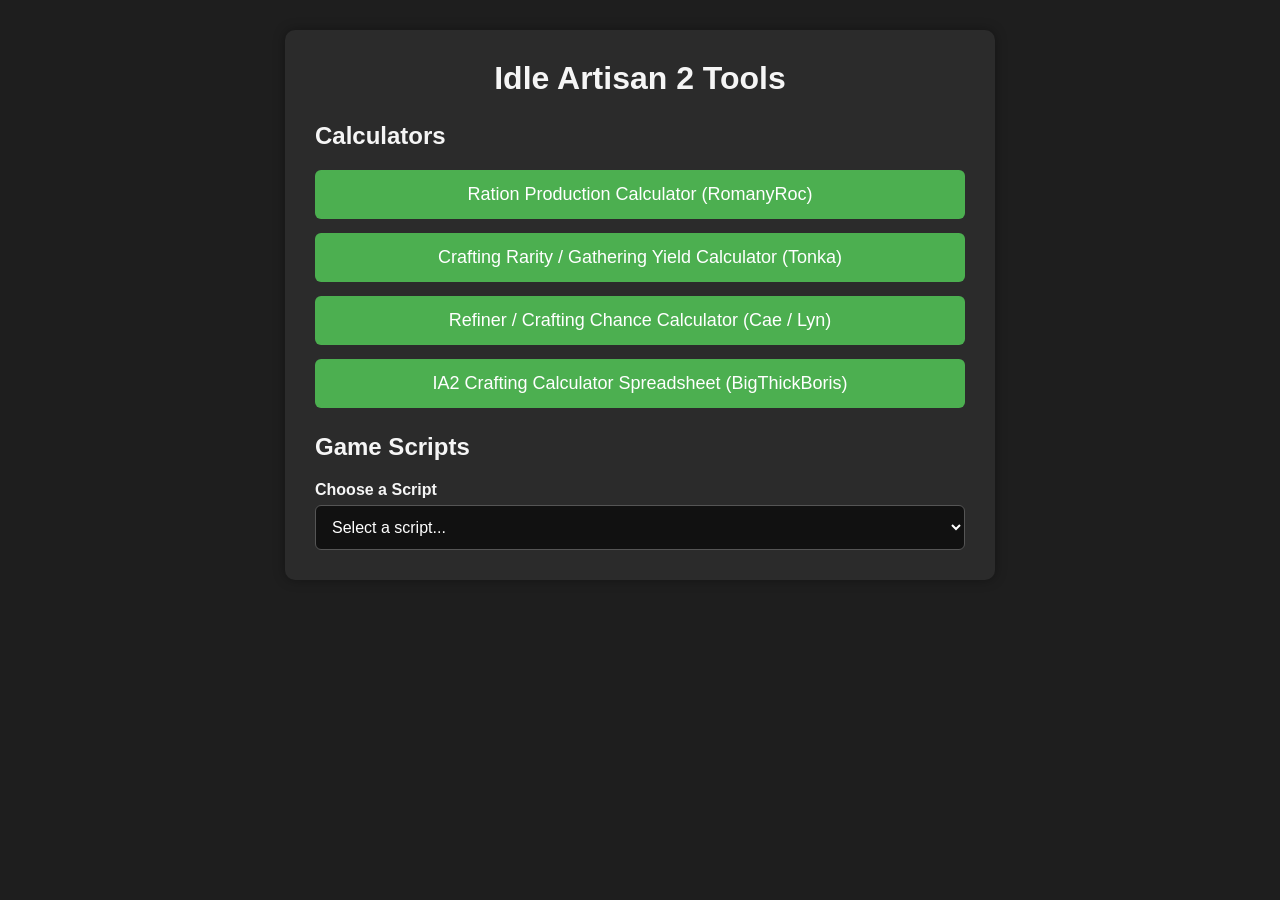
<file: index.html>
<!DOCTYPE html>
<html lang="en">
<head>
<meta charset="UTF-8">
<meta name="viewport" content="width=device-width, initial-scale=1.0">
<title>IA2 Tools</title>

<style>

body{
    font-family: Arial, sans-serif;
    background:#1e1e1e;
    color:#f5f5f5;
    margin:0;
    padding:30px;
}

.container{
    max-width:650px;
    margin:auto;
    background:#2b2b2b;
    padding:30px;
    border-radius:10px;
    box-shadow:0 0 12px rgba(0,0,0,0.35);
}

h1{
    text-align:center;
    margin-top:0;
}

.section{
    margin-top:25px;
}

.links{
    display:flex;
    flex-direction:column;
    gap:14px;
}

button{
    width:100%;
    padding:14px;
    font-size:18px;
    border:none;
    border-radius:6px;
    background:#4caf50;
    color:white;
    cursor:pointer;
}

button:hover{
    background:#43a047;
}

select{
    width:100%;
    padding:12px;
    font-size:16px;
    border-radius:6px;
    border:1px solid #555;
    background:#111;
    color:#fff;
}

label{
    display:block;
    margin-bottom:6px;
    font-weight:bold;
}

@media (max-width:600px){

    body{
        padding:15px;
    }

    button{
        font-size:16px;
        padding:12px;
    }

}

</style>
</head>

<body>

<div class="container">

<h1>Idle Artisan 2 Tools</h1>


<div class="section">
<h2>Calculators</h2>

<div class="links">

<a href="rationCostings.html">
<button>Ration Production Calculator (RomanyRoc)</button>
</a>

<a href="tonkas.html">
<button>Crafting Rarity / Gathering Yield Calculator (Tonka)</button>
</a>

<a href="https://idleartisan.saeria.dev/">
<button>Refiner / Crafting Chance Calculator (Cae / Lyn)</button>
</a>

<a href="https://docs.google.com/spreadsheets/d/1ML9FBMoWqDacN2tYOdy1V7xhJoS3gCiJy_U0szr2YBA/edit?gid=0#gid=0">
<button>IA2 Crafting Calculator Spreadsheet (BigThickBoris)</button>
</a>

</div>
</div>


<div class="section">

<h2>Game Scripts</h2>

<label for="scriptSelect">Choose a Script</label>

<select id="scriptSelect" onchange="openScript()">

<option value="">Select a script...</option>

<option value="https://greasyfork.org/en/scripts/568728-idle-artisan-chat-panel-ui-expander">
Dungeon Lobby / Arena persistant UI editor by RomanyRoc
</option>

<option value="https://greasyfork.org/en/scripts/569060-idle-artisan-craft-cost-helper">
Craft Costing helper panel
</option>

<option value="https://greasyfork.org/en/scripts/568687-idle-artisan-dungeon-dashboard">
Chat Panel persistant UI editor by RomanyRoc
</option>

<option value="https://greasyfork.org/en/scripts/568499-idle-artisan-dungeon-dashboard">
Dungeon Damage / Level Dashboard by dele
</option>
<option value="https://greasyfork.org/en/scripts/568199-idleartisan2grid">
Idle Artisan 2 Grid UI Overhaul by moo
</option>

<option value="https://greasyfork.org/en/scripts/568379-idle-artisan-dungeon-helper ">
Dungeon Helper (Damage per Dungeon Level – WIP) by Nightchildkota
</option>

<option value="https://greasyfork.org/en/scripts/567894-idle-artisan-dungeon-ready-alert-room-stuck-alert">
Dungeon Ready / Room Stuck Alerts by Nightchildkota
</option>


<option value="https://greasyfork.org/en/scripts/567642-idle-artisan-tracker-ultimate">
Idle Artisan Tracker Ultimate by Nightchildkota
</option>

<option value="">
Auto monitor and undercut market sell orders by Unbe
</option>

<option value="">
Auto buy from market by jamminTheDev
</option>

</select>

</div>

</div>

<script>

function openScript(){

    const url = document.getElementById("scriptSelect").value;

    if(url){
        window.open(url, "_blank");
    }

}

</script>

</body>
</html>
</file>
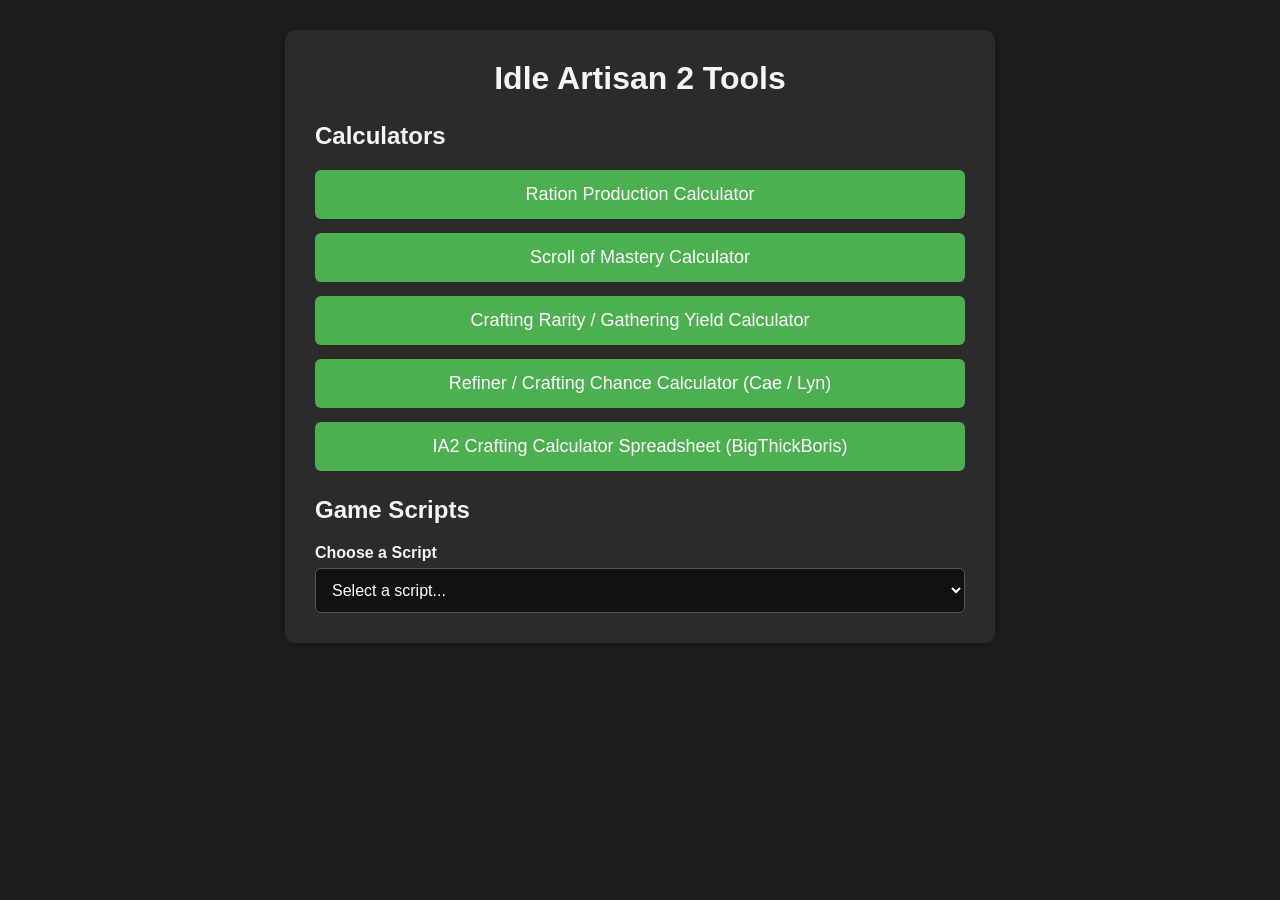
<file: index2.html>
<!DOCTYPE html>
<html lang="en">
<head>
<meta charset="UTF-8">
<meta name="viewport" content="width=device-width, initial-scale=1.0">
<title>IA2 Tools</title>

<style>

body{
    font-family: Arial, sans-serif;
    background:#1e1e1e;
    color:#f5f5f5;
    margin:0;
    padding:30px;
}

.container{
    max-width:650px;
    margin:auto;
    background:#2b2b2b;
    padding:30px;
    border-radius:10px;
    box-shadow:0 0 12px rgba(0,0,0,0.35);
}

h1{
    text-align:center;
    margin-top:0;
}

.section{
    margin-top:25px;
}

.links{
    display:flex;
    flex-direction:column;
    gap:14px;
}

button{
    width:100%;
    padding:14px;
    font-size:18px;
    border:none;
    border-radius:6px;
    background:#4caf50;
    color:white;
    cursor:pointer;
}

button:hover{
    background:#43a047;
}

select{
    width:100%;
    padding:12px;
    font-size:16px;
    border-radius:6px;
    border:1px solid #555;
    background:#111;
    color:#fff;
}

label{
    display:block;
    margin-bottom:6px;
    font-weight:bold;
}

@media (max-width:600px){

    body{
        padding:15px;
    }

    button{
        font-size:16px;
        padding:12px;
    }

}

</style>
</head>

<body>

<div class="container">

<h1>Idle Artisan 2 Tools</h1>


<div class="section">
<h2>Calculators</h2>

<div class="links">

<a href="rationCostings.html">
<button>Ration Production Calculator</button>
</a>

<a href="SOMCalc.html">
<button>Scroll of Mastery Calculator</button>
</a>

<a href="tonkas.html">
<button>Crafting Rarity / Gathering Yield Calculator</button>
</a>

<a href="https://idleartisan.saeria.dev/">
<button>Refiner / Crafting Chance Calculator (Cae / Lyn)</button>
</a>

<a href="https://docs.google.com/spreadsheets/d/1ML9FBMoWqDacN2tYOdy1V7xhJoS3gCiJy_U0szr2YBA/edit?gid=0#gid=0">
<button>IA2 Crafting Calculator Spreadsheet (BigThickBoris)</button>
</a>

</div>
</div>


<div class="section">

<h2>Game Scripts</h2>

<label for="scriptSelect">Choose a Script</label>

<select id="scriptSelect" onchange="openScript()">

<option value="">Select a script...</option>

<option value="https://greasyfork.org/en/scripts/568499-idle-artisan-dungeon-dashboard">
Dungeon Damage / Level Dashboard
</option>

<option value="https://greasyfork.org/en/scripts/568199-idleartisan2grid">
Idle Artisan 2 Grid UI Overhaul
</option>

<option value="">
Dungeon Helper (Damage per Dungeon Level – WIP)
</option>

<option value="https://greasyfork.org/en/scripts/567894-idle-artisan-dungeon-ready-alert-room-stuck-alert">
Dungeon Ready / Room Stuck Alerts
</option>

</select>

</div>

</div>

<script>

function openScript(){

    const url = document.getElementById("scriptSelect").value;

    if(url){
        window.open(url, "_blank");
    }

}

</script>

</body>
</html>
</file>
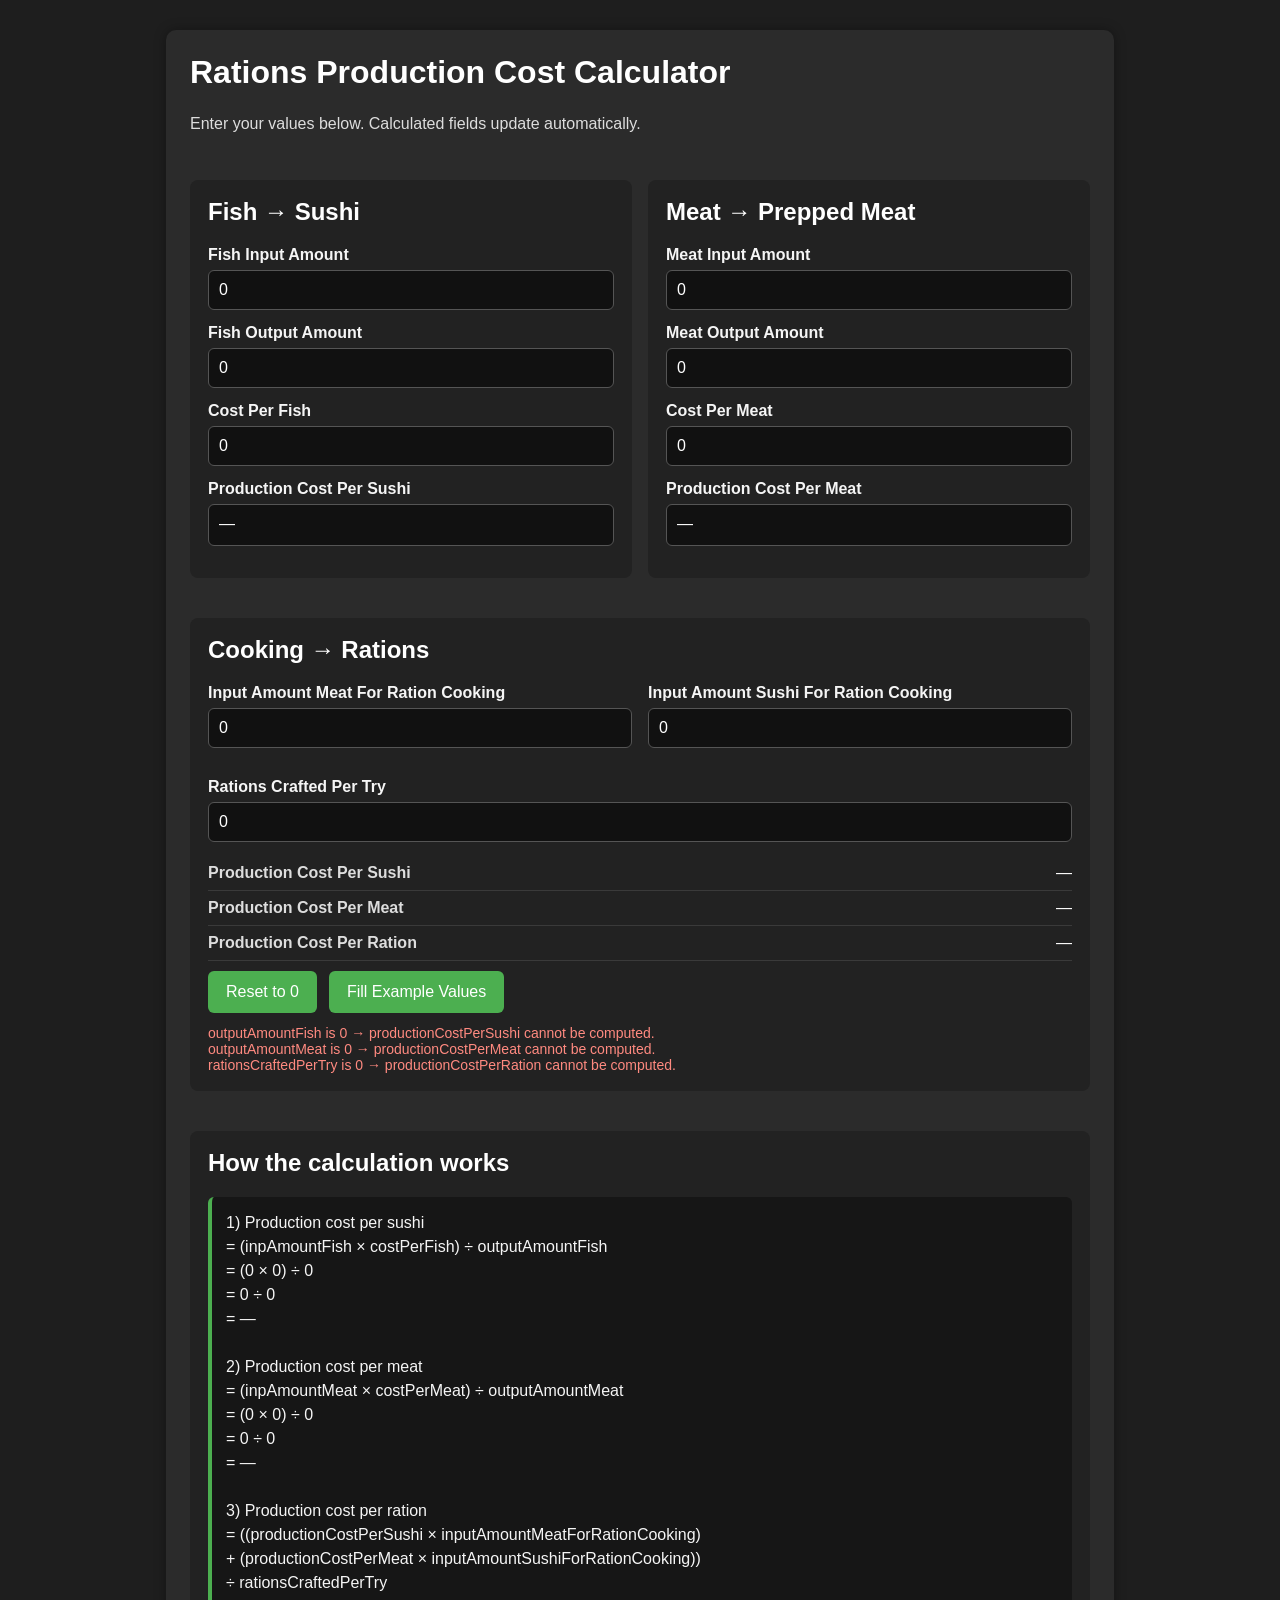
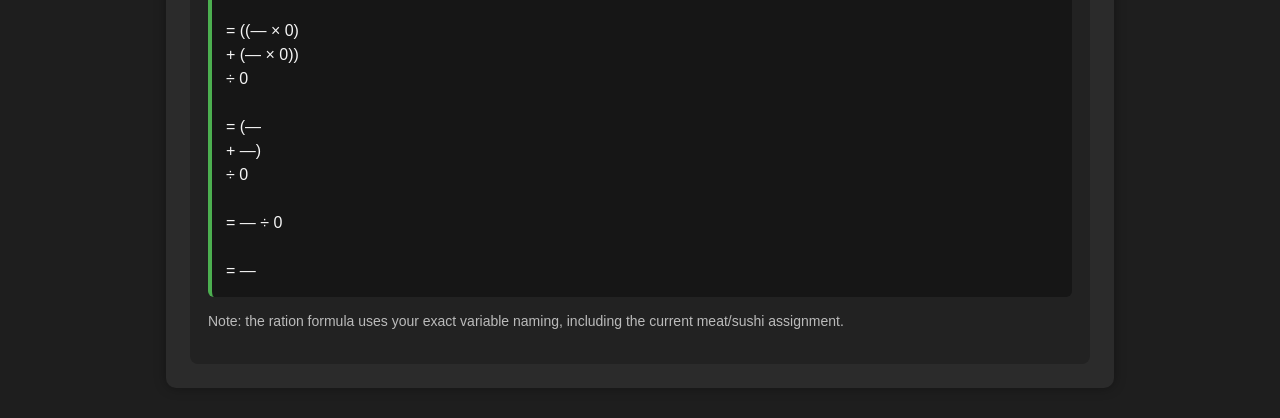
<file: rationCostings.html>
<!DOCTYPE html>
<html lang="en">
<head>
<meta charset="utf-8" />
<meta name="viewport" content="width=device-width, initial-scale=1.0" />
<title>Rations Production Cost Calculator</title>
<style>
    body {
        font-family: Arial, sans-serif;
        background: #1e1e1e;
        color: #f5f5f5;
        margin: 0;
        padding: 30px;
    }

    .container {
        max-width: 900px;
        margin: 0 auto;
        background: #2b2b2b;
        padding: 24px;
        border-radius: 10px;
        box-shadow: 0 0 12px rgba(0,0,0,0.35);
    }

    h1, h2 {
        margin-top: 0;
        color: #ffffff;
    }

    p {
        line-height: 1.5;
    }

    .intro {
        margin-bottom: 20px;
        color: #ddd;
    }

    .grid {
        display: grid;
        grid-template-columns: 1fr 1fr;
        gap: 16px;
    }

    .full {
        grid-column: 1 / -1;
    }

    .section {
        margin-top: 24px;
        padding: 18px;
        background: #222;
        border-radius: 8px;
    }

    label {
        display: block;
        margin-bottom: 6px;
        font-weight: bold;
    }

    .field {
        margin-bottom: 14px;
    }

    input[type="number"] {
        width: 100%;
        padding: 10px;
        font-size: 16px;
        border: 1px solid #555;
        border-radius: 6px;
        background: #111;
        color: #fff;
        box-sizing: border-box;
    }

    .out {
        display: block;
        width: 100%;
        padding: 10px;
        font-size: 16px;
        border: 1px solid #555;
        border-radius: 6px;
        background: #111;
        color: #fff;
        box-sizing: border-box;
        min-height: 42px;
    }

    .btns {
        display: flex;
        gap: 12px;
        flex-wrap: wrap;
        margin-top: 10px;
    }

    button {
        padding: 12px 18px;
        font-size: 16px;
        border: none;
        border-radius: 6px;
        background: #4caf50;
        color: white;
        cursor: pointer;
    }

    button:hover {
        background: #43a047;
    }

    .result-row {
        display: flex;
        justify-content: space-between;
        gap: 20px;
        padding: 8px 0;
        border-bottom: 1px solid #3a3a3a;
    }

    .result-row:last-child {
        border-bottom: none;
    }

    .result-label {
        font-weight: bold;
        color: #ddd;
    }

    .result-value {
        text-align: right;
        color: #fff;
    }

    .formula {
        background: #161616;
        border-left: 4px solid #4caf50;
        padding: 14px;
        margin-top: 12px;
        border-radius: 6px;
        white-space: pre-line;
        line-height: 1.5;
        overflow-x: auto;
    }

    .small {
        color: #bbb;
        font-size: 14px;
    }

    .error {
        color: #ff8a80;
        margin-top: 12px;
        white-space: pre-line;
        font-size: 14px;
    }

    @media (max-width: 700px) {
        .grid {
            grid-template-columns: 1fr;
        }

        .result-row {
            flex-direction: column;
            gap: 4px;
        }

        .result-value {
            text-align: left;
        }
    }
</style>
</head>
<body>
<div class="container">
    <h1>Rations Production Cost Calculator</h1>
    <p class="intro">
        Enter your values below. Calculated fields update automatically.
    </p>

    <div class="grid">
        <div class="section">
            <h2>Fish → Sushi</h2>

            <div class="field">
                <label for="inpAmountFish">Fish Input Amount</label>
                <input type="number" step="any" id="inpAmountFish" value="0" />
            </div>

            <div class="field">
                <label for="outputAmountFish">Fish Output Amount</label>
                <input type="number" step="any" id="outputAmountFish" value="0" />
            </div>

            <div class="field">
                <label for="costPerFish">Cost Per Fish</label>
                <input type="number" step="any" id="costPerFish" value="0" />
            </div>

            <div class="field">
                <label for="productionCostPerSushi">Production Cost Per Sushi</label>
                <span class="out" id="productionCostPerSushi">—</span>
            </div>
        </div>

        <div class="section">
            <h2>Meat → Prepped Meat</h2>

            <div class="field">
                <label for="inpAmountMeat">Meat Input Amount</label>
                <input type="number" step="any" id="inpAmountMeat" value="0" />
            </div>

            <div class="field">
                <label for="outputAmountMeat">Meat Output Amount</label>
                <input type="number" step="any" id="outputAmountMeat" value="0" />
            </div>

            <div class="field">
                <label for="costPerMeat">Cost Per Meat</label>
                <input type="number" step="any" id="costPerMeat" value="0" />
            </div>

            <div class="field">
                <label for="productionCostPerMeat">Production Cost Per Meat</label>
                <span class="out" id="productionCostPerMeat">—</span>
            </div>
        </div>

        <div class="section full">
            <h2>Cooking → Rations</h2>

            <div class="grid">
                <div class="field">
                    <label for="inputAmountMeatForRationCooking">Input Amount Meat For Ration Cooking</label>
                    <input type="number" step="any" id="inputAmountMeatForRationCooking" value="0" />
                </div>

                <div class="field">
                    <label for="inputAmountSushiForRationCooking">Input Amount Sushi For Ration Cooking</label>
                    <input type="number" step="any" id="inputAmountSushiForRationCooking" value="0" />
                </div>

                <div class="field full">
                    <label for="rationsCraftedPerTry">Rations Crafted Per Try</label>
                    <input type="number" step="any" id="rationsCraftedPerTry" value="0" />
                </div>
            </div>

            <div class="result-row">
                <div class="result-label">Production Cost Per Sushi</div>
                <div class="result-value" id="productionCostPerSushiResult">—</div>
            </div>

            <div class="result-row">
                <div class="result-label">Production Cost Per Meat</div>
                <div class="result-value" id="productionCostPerMeatResult">—</div>
            </div>

            <div class="result-row">
                <div class="result-label">Production Cost Per Ration</div>
                <div class="result-value" id="productionCostPerRation">—</div>
            </div>

            <div class="btns">
                <button type="button" id="btnReset">Reset to 0</button>
                <button type="button" id="btnExample">Fill Example Values</button>
            </div>

            <div class="error" id="errors" aria-live="polite"></div>
        </div>

        <div class="section full">
            <h2>How the calculation works</h2>
            <div class="formula" id="formulaBox">
Enter values to see the formulas worked out.
            </div>
            <p class="small">
                Note: the ration formula uses your exact variable naming, including the current meat/sushi assignment.
            </p>
        </div>
    </div>
</div>

<script>
(function () {
    const $ = (id) => document.getElementById(id);

    const inputs = [
        "inpAmountFish", "costPerFish", "outputAmountFish",
        "inpAmountMeat", "costPerMeat", "outputAmountMeat",
        "inputAmountMeatForRationCooking", "inputAmountSushiForRationCooking",
        "rationsCraftedPerTry"
    ].map($);

    function num(el) {
        const v = Number(el.value);
        return Number.isFinite(v) ? v : NaN;
    }

    function fmt(v) {
        if (!Number.isFinite(v)) return "—";
        return Number(v).toLocaleString(undefined, {
            minimumFractionDigits: 0,
            maximumFractionDigits: 6
        });
    }

    function safeDiv(n, d) {
        if (!Number.isFinite(n) || !Number.isFinite(d) || d === 0) return NaN;
        return n / d;
    }

    function calc() {
        const errors = [];

        const inpAmountFish = num($("inpAmountFish"));
        const costPerFish = num($("costPerFish"));
        const outputAmountFish = num($("outputAmountFish"));

        const inpAmountMeat = num($("inpAmountMeat"));
        const costPerMeat = num($("costPerMeat"));
        const outputAmountMeat = num($("outputAmountMeat"));

        const inputAmountMeatForRationCooking = num($("inputAmountMeatForRationCooking"));
        const inputAmountSushiForRationCooking = num($("inputAmountSushiForRationCooking"));
        const rationsCraftedPerTry = num($("rationsCraftedPerTry"));

        if (outputAmountFish === 0) {
            errors.push("outputAmountFish is 0 → productionCostPerSushi cannot be computed.");
        }

        if (outputAmountMeat === 0) {
            errors.push("outputAmountMeat is 0 → productionCostPerMeat cannot be computed.");
        }

        if (rationsCraftedPerTry === 0) {
            errors.push("rationsCraftedPerTry is 0 → productionCostPerRation cannot be computed.");
        }

        const productionCostPerSushi = safeDiv(inpAmountFish * costPerFish, outputAmountFish);
        const productionCostPerMeat = safeDiv(inpAmountMeat * costPerMeat, outputAmountMeat);

        const productionCostPerRation = safeDiv(
            (productionCostPerSushi * inputAmountMeatForRationCooking) +
            (productionCostPerMeat * inputAmountSushiForRationCooking),
            rationsCraftedPerTry
        );

        $("productionCostPerSushi").textContent = fmt(productionCostPerSushi);
        $("productionCostPerMeat").textContent = fmt(productionCostPerMeat);

        $("productionCostPerSushiResult").textContent = fmt(productionCostPerSushi);
        $("productionCostPerMeatResult").textContent = fmt(productionCostPerMeat);
        $("productionCostPerRation").textContent = fmt(productionCostPerRation);

        $("errors").textContent = errors.join("\n");

        const formulaText =
`1) Production cost per sushi
   = (inpAmountFish × costPerFish) ÷ outputAmountFish
   = (${fmt(inpAmountFish)} × ${fmt(costPerFish)}) ÷ ${fmt(outputAmountFish)}
   = ${fmt(inpAmountFish * costPerFish)} ÷ ${fmt(outputAmountFish)}
   = ${fmt(productionCostPerSushi)}

2) Production cost per meat
   = (inpAmountMeat × costPerMeat) ÷ outputAmountMeat
   = (${fmt(inpAmountMeat)} × ${fmt(costPerMeat)}) ÷ ${fmt(outputAmountMeat)}
   = ${fmt(inpAmountMeat * costPerMeat)} ÷ ${fmt(outputAmountMeat)}
   = ${fmt(productionCostPerMeat)}

3) Production cost per ration
   = ((productionCostPerSushi × inputAmountMeatForRationCooking)
      + (productionCostPerMeat × inputAmountSushiForRationCooking))
      ÷ rationsCraftedPerTry

   = ((${fmt(productionCostPerSushi)} × ${fmt(inputAmountMeatForRationCooking)})
      + (${fmt(productionCostPerMeat)} × ${fmt(inputAmountSushiForRationCooking)}))
      ÷ ${fmt(rationsCraftedPerTry)}

   = (${fmt(productionCostPerSushi * inputAmountMeatForRationCooking)}
      + ${fmt(productionCostPerMeat * inputAmountSushiForRationCooking)})
      ÷ ${fmt(rationsCraftedPerTry)}

   = ${fmt(
       (productionCostPerSushi * inputAmountMeatForRationCooking) +
       (productionCostPerMeat * inputAmountSushiForRationCooking)
     )} ÷ ${fmt(rationsCraftedPerTry)}

   = ${fmt(productionCostPerRation)}`;

        $("formulaBox").textContent = formulaText;
    }

    inputs.forEach((el) => el.addEventListener("input", calc));

    $("btnReset").addEventListener("click", () => {
        inputs.forEach((el) => el.value = 0);
        calc();
    });

    $("btnExample").addEventListener("click", () => {
        $("inpAmountFish").value = 10;
        $("costPerFish").value = 3;
        $("outputAmountFish").value = 20;

        $("inpAmountMeat").value = 8;
        $("costPerMeat").value = 5;
        $("outputAmountMeat").value = 16;

        $("inputAmountMeatForRationCooking").value = 2;
        $("inputAmountSushiForRationCooking").value = 3;
        $("rationsCraftedPerTry").value = 4;

        calc();
    });

    calc();
})();
</script>
</body>
</html>
</file>
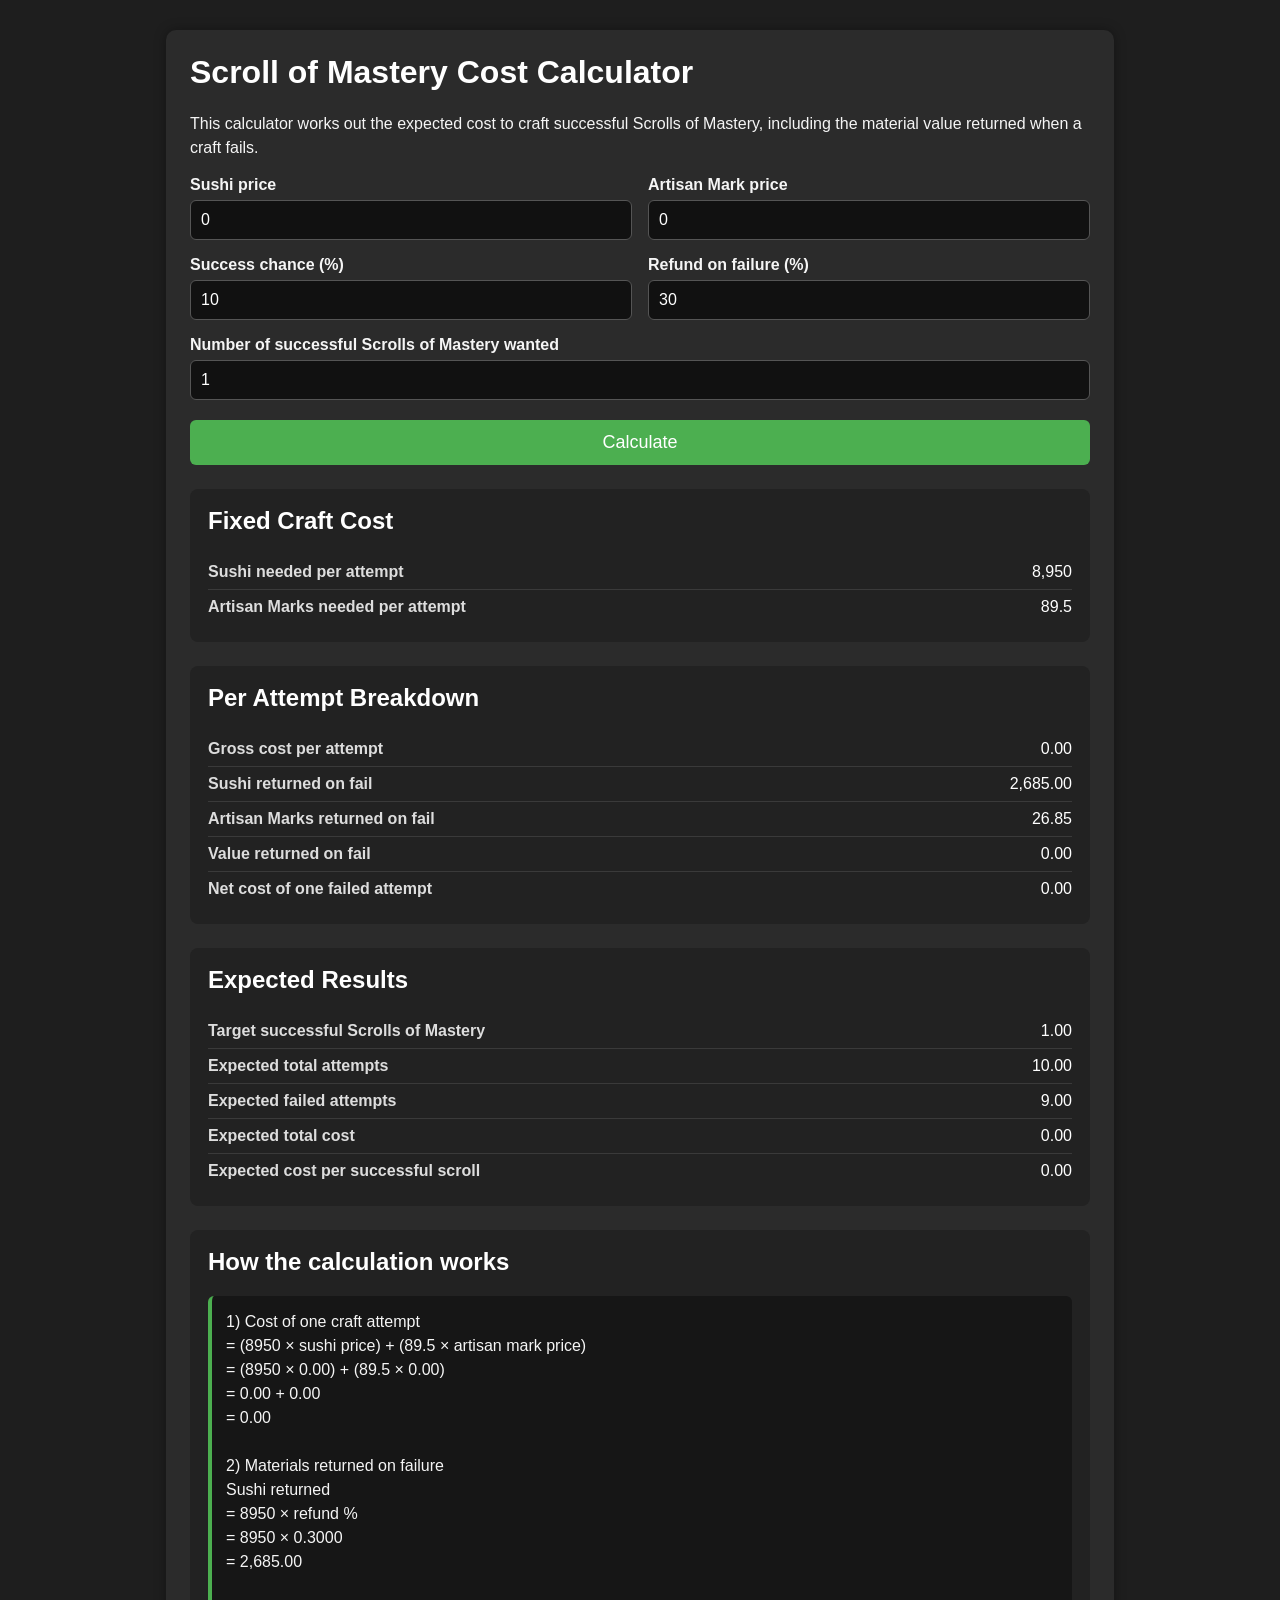
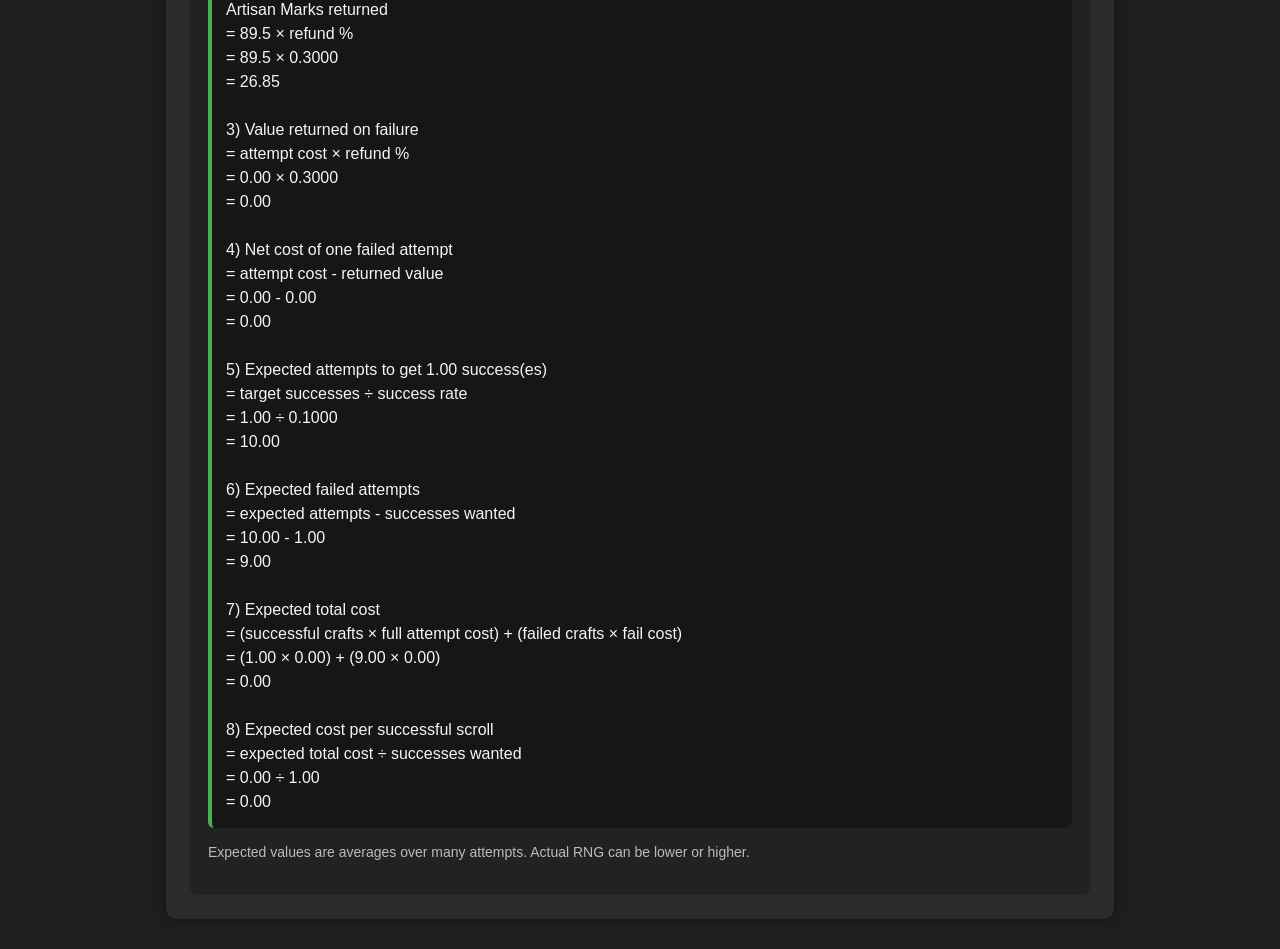
<file: SOMCalc.html>
<!DOCTYPE html>
<html lang="en">
<head>
<meta charset="UTF-8">
<meta name="viewport" content="width=device-width, initial-scale=1.0">
<title>Scroll of Mastery Cost Calculator</title>
<style>
    body {
        font-family: Arial, sans-serif;
        background: #1e1e1e;
        color: #f5f5f5;
        margin: 0;
        padding: 30px;
    }

    .container {
        max-width: 900px;
        margin: 0 auto;
        background: #2b2b2b;
        padding: 24px;
        border-radius: 10px;
        box-shadow: 0 0 12px rgba(0,0,0,0.35);
    }

    h1, h2 {
        margin-top: 0;
        color: #ffffff;
    }

    p {
        line-height: 1.5;
    }

    .grid {
        display: grid;
        grid-template-columns: 1fr 1fr;
        gap: 16px;
    }

    .full {
        grid-column: 1 / -1;
    }

    label {
        display: block;
        margin-bottom: 6px;
        font-weight: bold;
    }

    input {
        width: 100%;
        padding: 10px;
        font-size: 16px;
        border: 1px solid #555;
        border-radius: 6px;
        background: #111;
        color: #fff;
        box-sizing: border-box;
    }

    button {
        margin-top: 20px;
        width: 100%;
        padding: 12px;
        font-size: 18px;
        border: none;
        border-radius: 6px;
        background: #4caf50;
        color: white;
        cursor: pointer;
    }

    button:hover {
        background: #43a047;
    }

    .section {
        margin-top: 24px;
        padding: 18px;
        background: #222;
        border-radius: 8px;
    }

    .result-row {
        display: flex;
        justify-content: space-between;
        gap: 20px;
        padding: 8px 0;
        border-bottom: 1px solid #3a3a3a;
    }

    .result-row:last-child {
        border-bottom: none;
    }

    .result-label {
        font-weight: bold;
        color: #ddd;
    }

    .result-value {
        text-align: right;
        color: #fff;
    }

    .formula {
        background: #161616;
        border-left: 4px solid #4caf50;
        padding: 14px;
        margin-top: 12px;
        border-radius: 6px;
        white-space: pre-line;
        line-height: 1.5;
    }

    .small {
        color: #bbb;
        font-size: 14px;
    }

    @media (max-width: 700px) {
        .grid {
            grid-template-columns: 1fr;
        }

        .result-row {
            flex-direction: column;
            gap: 4px;
        }

        .result-value {
            text-align: left;
        }
    }
</style>
</head>
<body>
<div class="container">
    <h1>Scroll of Mastery Cost Calculator</h1>

    <p>
        This calculator works out the expected cost to craft successful Scrolls of Mastery,
        including the material value returned when a craft fails.
    </p>

    <div class="grid">
        <div>
            <label for="sushiPrice">Sushi price</label>
            <input id="sushiPrice" type="number" min="0" step="0.01" value="0">
        </div>

        <div>
            <label for="artisanPrice">Artisan Mark price</label>
            <input id="artisanPrice" type="number" min="0" step="0.01" value="0">
        </div>

        <div>
            <label for="successChance">Success chance (%)</label>
            <input id="successChance" type="number" min="0.0001" max="100" step="0.01" value="10">
        </div>

        <div>
            <label for="refundPercent">Refund on failure (%)</label>
            <input id="refundPercent" type="number" min="0" max="100" step="0.01" value="30">
        </div>

        <div class="full">
            <label for="targetSuccesses">Number of successful Scrolls of Mastery wanted</label>
            <input id="targetSuccesses" type="number" min="1" step="1" value="1">
        </div>
    </div>

    <button onclick="calculate()">Calculate</button>

    <div class="section">
        <h2>Fixed Craft Cost</h2>
        <div class="result-row">
            <div class="result-label">Sushi needed per attempt</div>
            <div class="result-value" id="sushiNeededOut">8,950</div>
        </div>
        <div class="result-row">
            <div class="result-label">Artisan Marks needed per attempt</div>
            <div class="result-value" id="artisanNeededOut">89.5</div>
        </div>
    </div>

    <div class="section">
        <h2>Per Attempt Breakdown</h2>
        <div class="result-row">
            <div class="result-label">Gross cost per attempt</div>
            <div class="result-value" id="attemptCostOut">-</div>
        </div>
        <div class="result-row">
            <div class="result-label">Sushi returned on fail</div>
            <div class="result-value" id="returnedSushiOut">-</div>
        </div>
        <div class="result-row">
            <div class="result-label">Artisan Marks returned on fail</div>
            <div class="result-value" id="returnedArtisanOut">-</div>
        </div>
        <div class="result-row">
            <div class="result-label">Value returned on fail</div>
            <div class="result-value" id="returnedValueOut">-</div>
        </div>
        <div class="result-row">
            <div class="result-label">Net cost of one failed attempt</div>
            <div class="result-value" id="failCostOut">-</div>
        </div>
    </div>

    <div class="section">
        <h2>Expected Results</h2>
        <div class="result-row">
            <div class="result-label">Target successful Scrolls of Mastery</div>
            <div class="result-value" id="targetOut">-</div>
        </div>
        <div class="result-row">
            <div class="result-label">Expected total attempts</div>
            <div class="result-value" id="expectedAttemptsOut">-</div>
        </div>
        <div class="result-row">
            <div class="result-label">Expected failed attempts</div>
            <div class="result-value" id="expectedFailuresOut">-</div>
        </div>
        <div class="result-row">
            <div class="result-label">Expected total cost</div>
            <div class="result-value" id="expectedCostOut">-</div>
        </div>
        <div class="result-row">
            <div class="result-label">Expected cost per successful scroll</div>
            <div class="result-value" id="costPerSuccessOut">-</div>
        </div>
    </div>

    <div class="section">
        <h2>How the calculation works</h2>
        <div class="formula" id="formulaOut">
Enter your numbers and press Calculate.
        </div>
        <p class="small">
            Expected values are averages over many attempts. Actual RNG can be lower or higher.
        </p>
    </div>
</div>

<script>
function fmt(num, decimals = 2) {
    return Number(num).toLocaleString(undefined, {
        minimumFractionDigits: decimals,
        maximumFractionDigits: decimals
    });
}

function calculate() {
    const sushiNeeded = 8950;
    const artisanNeeded = 89.5;

    const sushiPrice = parseFloat(document.getElementById("sushiPrice").value) || 0;
    const artisanPrice = parseFloat(document.getElementById("artisanPrice").value) || 0;
    const successPercent = parseFloat(document.getElementById("successChance").value) || 0;
    const refundPercentInput = parseFloat(document.getElementById("refundPercent").value) || 0;
    const targetSuccesses = parseFloat(document.getElementById("targetSuccesses").value) || 0;

    if (successPercent <= 0 || successPercent > 100) {
        alert("Success chance must be more than 0 and no more than 100.");
        return;
    }

    if (refundPercentInput < 0 || refundPercentInput > 100) {
        alert("Refund on failure must be between 0 and 100.");
        return;
    }

    if (targetSuccesses <= 0) {
        alert("Number of successful scrolls wanted must be at least 1.");
        return;
    }

    const successRate = successPercent / 100;
    const refundRate = refundPercentInput / 100;

    const sushiCost = sushiNeeded * sushiPrice;
    const artisanCost = artisanNeeded * artisanPrice;
    const attemptCost = sushiCost + artisanCost;

    const returnedSushi = sushiNeeded * refundRate;
    const returnedArtisan = artisanNeeded * refundRate;

    const returnedValue = attemptCost * refundRate;
    const failCost = attemptCost - returnedValue;

    const expectedAttempts = targetSuccesses / successRate;
    const expectedFailures = expectedAttempts - targetSuccesses;
    const expectedCost = (targetSuccesses * attemptCost) + (expectedFailures * failCost);
    const expectedCostPerSuccess = expectedCost / targetSuccesses;

    document.getElementById("attemptCostOut").textContent = fmt(attemptCost);
    document.getElementById("returnedSushiOut").textContent = fmt(returnedSushi, 2);
    document.getElementById("returnedArtisanOut").textContent = fmt(returnedArtisan, 2);
    document.getElementById("returnedValueOut").textContent = fmt(returnedValue);
    document.getElementById("failCostOut").textContent = fmt(failCost);

    document.getElementById("targetOut").textContent = fmt(targetSuccesses, 2);
    document.getElementById("expectedAttemptsOut").textContent = fmt(expectedAttempts, 2);
    document.getElementById("expectedFailuresOut").textContent = fmt(expectedFailures, 2);
    document.getElementById("expectedCostOut").textContent = fmt(expectedCost);
    document.getElementById("costPerSuccessOut").textContent = fmt(expectedCostPerSuccess);

    const formulaText =
`1) Cost of one craft attempt
   = (8950 × sushi price) + (89.5 × artisan mark price)
   = (8950 × ${fmt(sushiPrice)}) + (89.5 × ${fmt(artisanPrice)})
   = ${fmt(sushiCost)} + ${fmt(artisanCost)}
   = ${fmt(attemptCost)}

2) Materials returned on failure
   Sushi returned
   = 8950 × refund %
   = 8950 × ${fmt(refundRate, 4)}
   = ${fmt(returnedSushi, 2)}

   Artisan Marks returned
   = 89.5 × refund %
   = 89.5 × ${fmt(refundRate, 4)}
   = ${fmt(returnedArtisan, 2)}

3) Value returned on failure
   = attempt cost × refund %
   = ${fmt(attemptCost)} × ${fmt(refundRate, 4)}
   = ${fmt(returnedValue)}

4) Net cost of one failed attempt
   = attempt cost - returned value
   = ${fmt(attemptCost)} - ${fmt(returnedValue)}
   = ${fmt(failCost)}

5) Expected attempts to get ${fmt(targetSuccesses, 2)} success(es)
   = target successes ÷ success rate
   = ${fmt(targetSuccesses, 2)} ÷ ${fmt(successRate, 4)}
   = ${fmt(expectedAttempts, 2)}

6) Expected failed attempts
   = expected attempts - successes wanted
   = ${fmt(expectedAttempts, 2)} - ${fmt(targetSuccesses, 2)}
   = ${fmt(expectedFailures, 2)}

7) Expected total cost
   = (successful crafts × full attempt cost) + (failed crafts × fail cost)
   = (${fmt(targetSuccesses, 2)} × ${fmt(attemptCost)}) + (${fmt(expectedFailures, 2)} × ${fmt(failCost)})
   = ${fmt(expectedCost)}

8) Expected cost per successful scroll
   = expected total cost ÷ successes wanted
   = ${fmt(expectedCost)} ÷ ${fmt(targetSuccesses, 2)}
   = ${fmt(expectedCostPerSuccess)}`;

    document.getElementById("formulaOut").textContent = formulaText;
}

calculate();
</script>
</body>
</html>
</file>
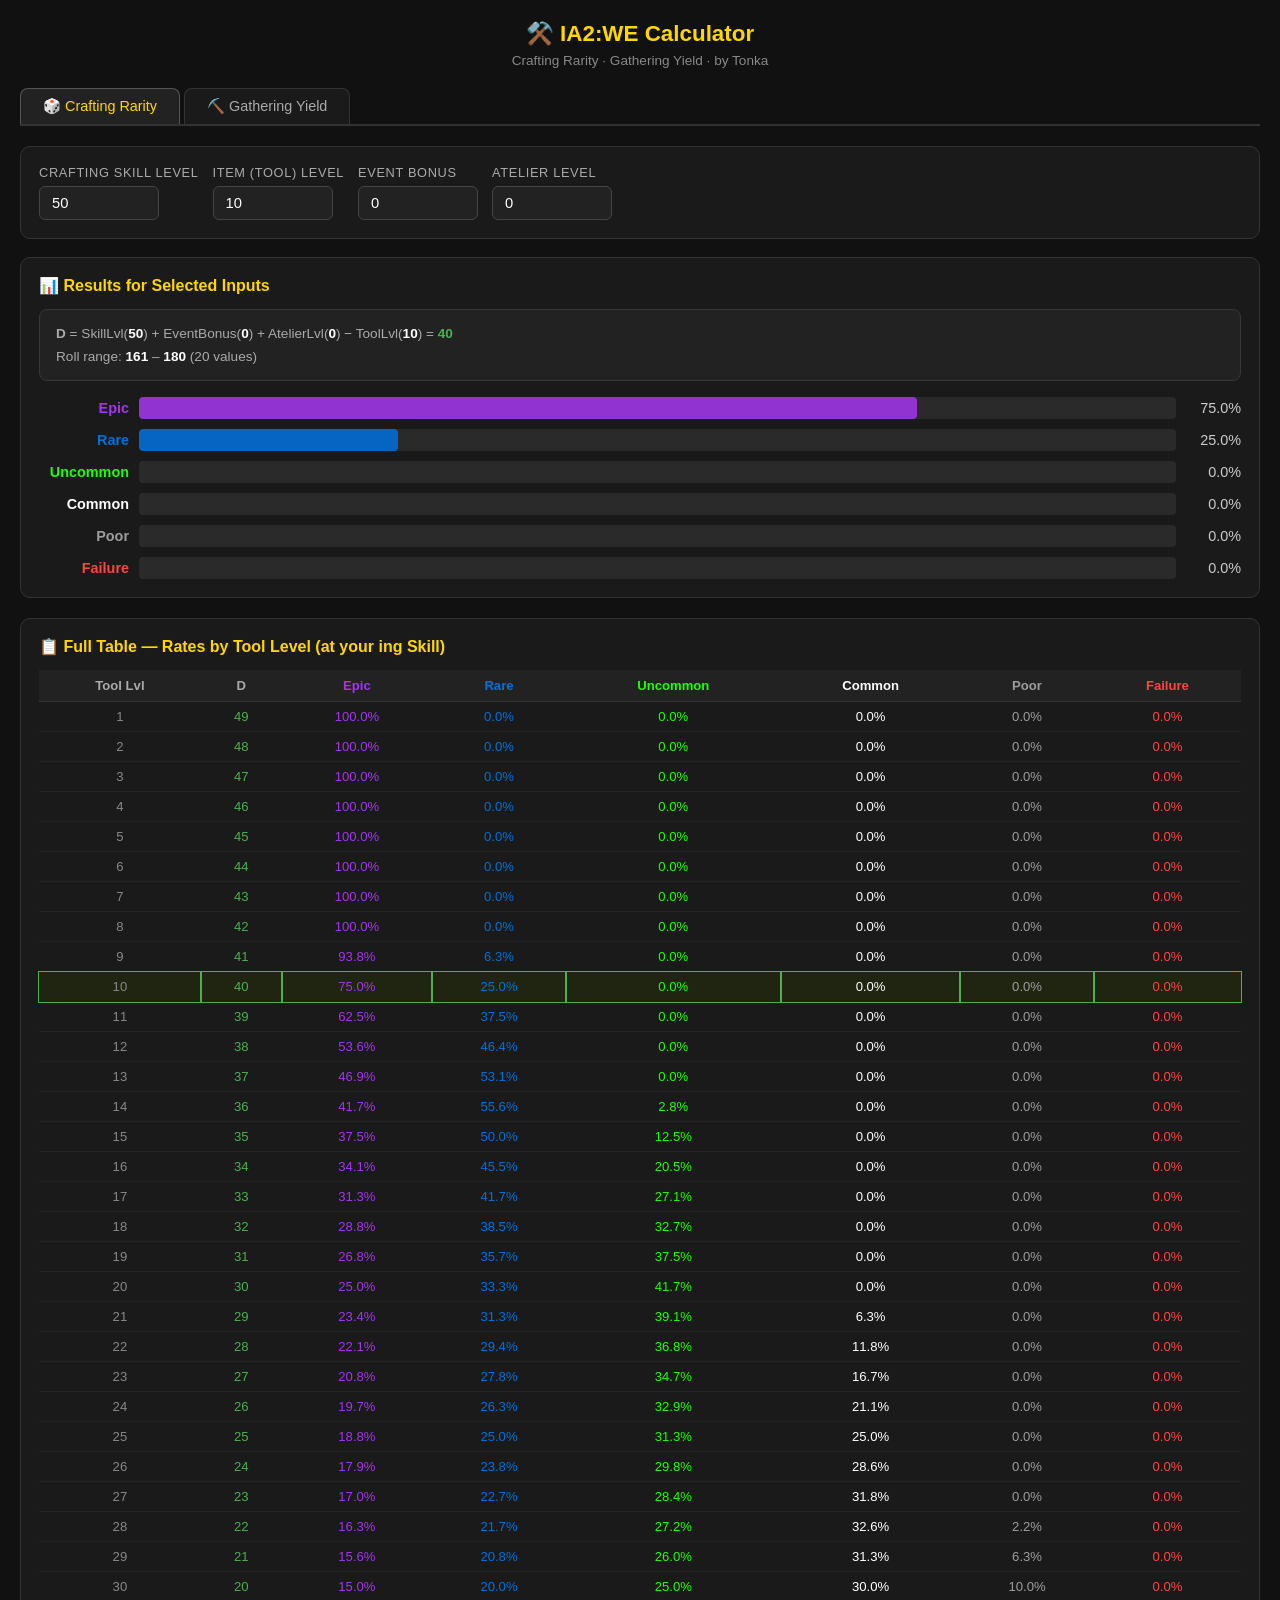
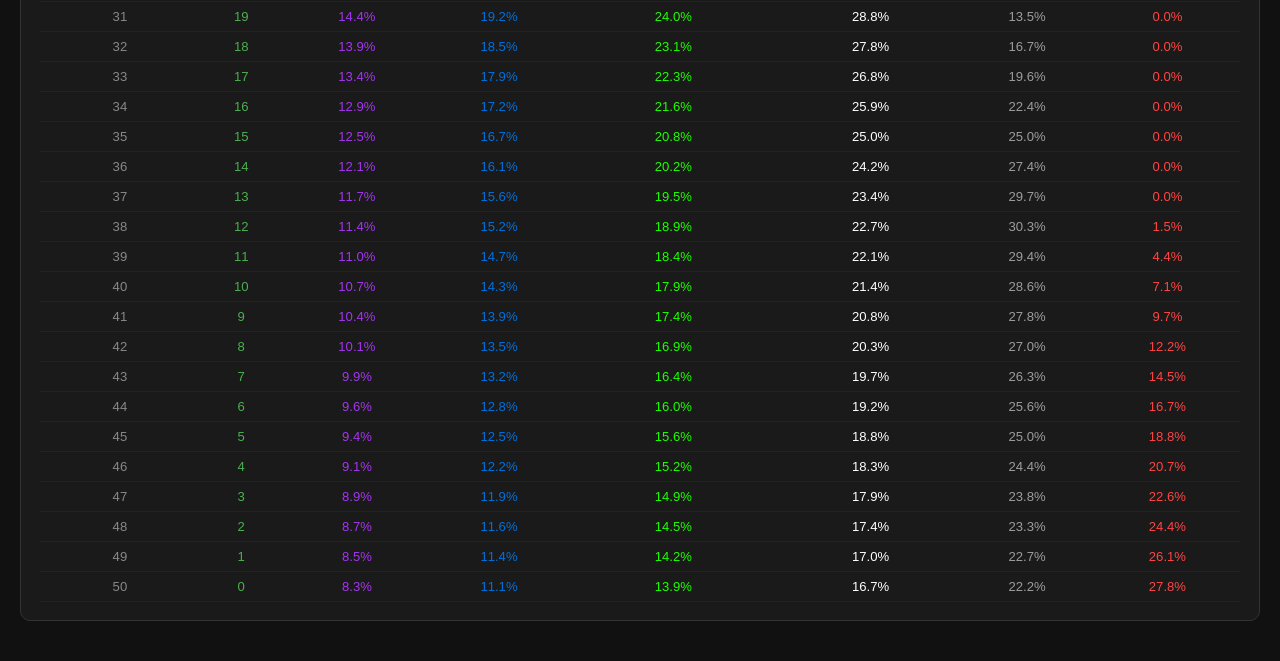
<file: tonkas.html>
<html lang="en">
<head>
<meta charset="UTF-8">
<meta name="viewport" content="width=device-width, initial-scale=1.0">
<title>IA2:WE Calculator</title>
<style>
  * { box-sizing: border-box; margin: 0; padding: 0; }
  body { background: #111; color: #ddd; font-family: 'Segoe UI', sans-serif; padding: 20px; }
  h1 { color: #ffd700; text-align: center; margin-bottom: 6px; font-size: 1.4em; }
  .subtitle { text-align: center; color: #888; font-size: 0.85em; margin-bottom: 20px; }

  /* ── TABS ── */
  .tabs { display: flex; gap: 4px; margin-bottom: 20px; border-bottom: 2px solid #333; }
  .tab-btn {
    padding: 9px 22px; background: #1a1a1a; border: 1px solid #333;
    border-bottom: none; border-radius: 8px 8px 0 0; color: #aaa;
    cursor: pointer; font-size: 0.9em; transition: all 0.15s;
  }
  .tab-btn:hover { background: #222; color: #fff; }
  .tab-btn.active { background: #222; color: #ffd700; border-color: #555; }
  .tab-content { display: none; }
  .tab-content.active { display: block; }

  /* ── SHARED ── */
  .controls, .panel {
    background: #1a1a1a; border: 1px solid #333;
    border-radius: 10px; padding: 18px; margin-bottom: 18px;
  }
  .panel h2, .results h2 { color: #ffd700; margin-bottom: 14px; font-size: 1em; }
  .grid, .controls { display: flex; flex-wrap: wrap; gap: 14px; align-items: flex-end; }
  .control-group { display: flex; flex-direction: column; gap: 6px; }
  label { font-size: 0.8em; color: #aaa; text-transform: uppercase; letter-spacing: 0.05em; }
  input[type=number], select {
    background: #222; border: 1px solid #444; color: #fff;
    padding: 8px 12px; border-radius: 6px; font-size: 0.92em; width: 120px;
  }
  input[type=number]:focus, select:focus { outline: none; border-color: #ffd700; }

  .results { background: #1a1a1a; border: 1px solid #333; border-radius: 10px; padding: 18px; margin-bottom: 20px; }

  /* ── RARITY BARS ── */
  .rarity-bars { display: flex; flex-direction: column; gap: 10px; }
  .rarity-row { display: flex; align-items: center; gap: 10px; }
  .rarity-label { width: 90px; font-size: 0.9em; font-weight: bold; text-align: right; }
  .bar-bg { flex: 1; background: #2a2a2a; border-radius: 4px; height: 22px; overflow: hidden; }
  .bar-fill { height: 100%; border-radius: 4px; transition: width 0.3s ease; }
  .rarity-pct { width: 55px; font-size: 0.9em; text-align: right; color: #ccc; }

  .d-info {
    background: #222; border: 1px solid #383838; border-radius: 8px;
    padding: 12px 16px; margin-bottom: 16px; font-size: 0.85em; color: #aaa; line-height: 1.7;
  }
  .d-info span { color: #fff; font-weight: bold; }
  .d-pos { color: #4caf50 !important; }
  .d-neg { color: #f44336 !important; }

  /* ── TABLES ── */
  .table-section { overflow-x: auto; }
  table { width: 100%; border-collapse: collapse; font-size: 0.82em; }
  th { background: #222; color: #aaa; padding: 8px 10px; text-align: center; border-bottom: 1px solid #333; white-space: nowrap; }
  td { padding: 7px 10px; text-align: center; border-bottom: 1px solid #222; }
  tr:hover td { background: #1e1e1e; }
  .lvl-col { color: #888; }
  .highlight-row td { background: #1f2510 !important; outline: 1px solid #4caf50; }

  /* ── RARITY COLORS ── */
  .epic-c  { color: #a335ee; }
  .rare-c  { color: #0070dd; }
  .uncom-c { color: #1eff00; }
  .com-c   { color: #fff; }
  .poor-c  { color: #9d9d9d; }
  .fail-c  { color: #ff4444; }

  /* ── GATHER RESULT ── */
  .formula-box {
    background: #222; border: 1px solid #383838; border-radius: 8px;
    padding: 14px 16px; font-size: 0.84em; color: #aaa; line-height: 1.9;
  }
  .formula-box b { color: #ffd700; }
  .formula-box span { color: #fff; font-weight: bold; }

  .result-big {
    text-align: center; padding: 16px;
    font-size: 2em; font-weight: bold; color: #4caf50;
    border: 1px solid #2a4a2a; border-radius: 8px; background: #142014; margin-top: 14px;
  }
  .result-big small { display: block; font-size: 0.45em; color: #888; margin-top: 4px; }

  .breakdown { margin-top: 14px; display: flex; flex-direction: column; gap: 6px; }
  .brow {
    display: flex; justify-content: space-between; align-items: center;
    background: #222; border-radius: 5px; padding: 6px 12px; font-size: 0.85em;
  }
  .brow .blabel { color: #aaa; }
  .brow .bval { color: #fff; font-weight: bold; }
  .brow.highlight { background: #1a2a1a; }
  .brow.highlight .blabel { color: #8bc34a; }
  .brow.highlight .bval { color: #4caf50; }

  .tag {
    display: inline-block; font-size: 0.72em; padding: 1px 7px;
    border-radius: 10px; margin-left: 5px; vertical-align: middle;
  }
  .tag-glyph  { background: #2a2a50; color: #88aaff; }
  .tag-buff   { background: #2a3a1a; color: #8bc34a; }
  .tag-debuff { background: #3a1a1a; color: #f44336; }
</style>
</head>
<body>

<h1>⚒️ IA2:WE Calculator</h1>
<p class="subtitle">Crafting Rarity · Gathering Yield · by Tonka</p>

<div class="tabs">
  <button class="tab-btn active" onclick="switchTab('rarity', this)">🎲 Crafting Rarity</button>
  <button class="tab-btn" onclick="switchTab('gather', this)">⛏️ Gathering Yield</button>
</div>

<!-- ════════════════════════════════════════ TAB 1: RARITY ════════════════════════════════════════ -->
<div id="tab-rarity" class="tab-content active">

  <div class="controls">
    <div class="control-group">
      <label>Crafting Skill Level</label>
      <input type="number" id="r-skillLvl" min="1" max="200" value="50">
    </div>
    <div class="control-group">
      <label>Item (Tool) Level</label>
      <input type="number" id="r-toolLvl" min="1" max="200" value="10">
    </div>
    <div class="control-group">
      <label>Event Bonus</label>
      <input type="number" id="r-eventBonus" min="0" max="50" value="0">
    </div>
    <div class="control-group">
      <label>Atelier Level</label>
      <input type="number" id="r-atelierLvl" min="0" max="50" value="0">
    </div>
  </div>

  <div class="results">
    <h2>📊 Results for Selected Inputs</h2>
    <div class="d-info" id="r-dInfo"></div>
    <div class="rarity-bars" id="r-rarityBars"></div>
  </div>

  <div class="results table-section">
    <h2>📋 Full Table — Rates by Tool Level (at your ing Skill)</h2>
    <table>
      <thead>
        <tr>
          <th>Tool Lvl</th><th>D</th>
          <th class="epic-c">Epic</th><th class="rare-c">Rare</th>
          <th class="uncom-c">Uncommon</th><th class="com-c">Common</th>
          <th class="poor-c">Poor</th><th class="fail-c">Failure</th>
        </tr>
      </thead>
      <tbody id="r-tableBody"></tbody>
    </table>
  </div>

</div>

<!-- ════════════════════════════════════════ TAB 2: GATHER ════════════════════════════════════════ -->
<div id="tab-gather" class="tab-content">

  <div class="panel">
    <h2>🔧 Tool & Character</h2>
    <div class="grid">
      <div class="control-group">
        <label>Tool Type</label>
        <select id="g-toolType">
          <option value="pickaxe">Pickaxe (Mining)</option>
          <option value="axe">Axe (Woodcutting)</option>
          <option value="fishing_rod">Fishing Rod (Fishing)</option>
          <option value="crossbow">Crossbow (Hunting)</option>
          <option value="sword">Sword (Battling)</option>
          <option value="tinkers_kit">Tinker's Kit (Salvage)</option>
        </select>
      </div>
      <div class="control-group">
        <label>Tool Level</label>
        <input type="number" id="g-toolLvl" min="1" max="200" value="10">
      </div>
      <div class="control-group">
        <label>Rarity</label>
        <select id="g-rarity">
          <option value="Poor">Poor</option>
          <option value="Common" selected>Common</option>
          <option value="Uncommon">Uncommon</option>
          <option value="Rare">Rare</option>
          <option value="Epic">Epic</option>
          <option value="Legendary">Legendary</option>
        </select>
      </div>
      <div class="control-group">
        <label>Enhancement (+E)</label>
        <input type="number" id="g-enhance" min="0" max="10" value="0">
      </div>
      <div class="control-group">
        <label>Durability (0–1)</label>
        <input type="number" id="g-durability" min="0" max="1" step="0.01" value="1">
      </div>
      <div class="control-group">
        <label>Skill Level</label>
        <input type="number" id="g-skillLvl" min="1" max="300" value="50">
      </div>
    </div>
  </div>

  <div class="panel">
    <h2>🏛️ Modifiers</h2>
    <div class="grid">
      <div class="control-group">
        <label>Glyph</label>
        <select id="g-glyph">
          <option value="none">None</option>
          <option value="glyph_of_laborer">Laborer (+20% yield)</option>
          <option value="glyph_of_prospector">Prospector (−5% yield)</option>
          <option value="glyph_of_scavenging">Scavenging (−10% yield)</option>
          <option value="glyph_of_philanthropist">Philanthropist (−5% yield)</option>
          <option value="glyph_of_duelist">Duelist (no yield change)</option>
        </select>
      </div>
      <div class="control-group">
        <label>Mastery Power</label>
        <input type="number" id="g-masteryPower" min="0" max="10000" value="0">
      </div>
      <div class="control-group">
        <label>Synergy Bonus (%)</label>
        <input type="number" id="g-synergyBonus" min="0" max="500" step="0.1" value="0">
      </div>
      <div class="control-group">
        <label>Community Bldg Lvl</label>
        <input type="number" id="g-buildingLvl" min="0" max="100" value="0">
      </div>
      <div class="control-group">
        <label>Tithe Rate (%)</label>
        <input type="number" id="g-tithe" min="0" max="100" value="0">
      </div>
      <div class="control-group" style="justify-content:flex-end; gap:8px;">
        <label style="cursor:pointer; text-transform:none;">
          <input type="checkbox" id="g-foodBuff"> Food Buff (+25%)
        </label>
        <label style="cursor:pointer; text-transform:none;">
          <input type="checkbox" id="g-starving"> Starving (−25%)
        </label>
      </div>
    </div>
  </div>

  <div class="panel">
    <h2>📊 Result</h2>
    <div class="formula-box" id="g-formulaBox"></div>
    <div class="breakdown" id="g-breakdown"></div>
    <div class="result-big" id="g-resultBig"></div>
  </div>

  <div class="panel table-section">
    <h2>📋 Yield by Tool Level (at your Skill Level)</h2>
    <table>
      <thead>
        <tr>
          <th>Tool Lvl</th><th>Base Power</th><th>Eff. Power</th>
          <th>Raw Yield</th><th>Final Yield</th>
        </tr>
      </thead>
      <tbody id="g-tableBody"></tbody>
    </table>
  </div>

</div>

<!-- ════════════════════════════════════════ SCRIPTS ════════════════════════════════════════ -->
<script>
  /* ── TAB SWITCHING ── */
  function switchTab(name, btn) {
    document.querySelectorAll('.tab-content').forEach(el => el.classList.remove('active'));
    document.querySelectorAll('.tab-btn').forEach(el => el.classList.remove('active'));
    document.getElementById('tab-' + name).classList.add('active');
    btn.classList.add('active');
  }

  /* ══════════════════════════════════════════════════
     RARITY CALCULATOR
  ══════════════════════════════════════════════════ */
  const RARITY_COLORS = {
    Epic:'#a335ee', Rare:'#0070dd', Uncommon:'#1eff00',
    Common:'#ffffff', Poor:'#9d9d9d', Failure:'#ff4444'
  };

  function calcRarities(D) {
    let rangeMin, rangeMax;
    if (D >= 0) {
      rangeMin = Math.min(1 + 4 * D, 180);
      rangeMax = 180;
    } else {
      rangeMin = 1;
      rangeMax = Math.max(60, 180 + 4 * D);
    }
    const rangeSize = rangeMax - rangeMin + 1;
    function getChance(minScore, maxScore) {
      const overlapMin = Math.max(rangeMin, minScore);
      const overlapMax = Math.min(rangeMax, maxScore);
      if (overlapMin > overlapMax) return 0;
      return ((overlapMax - overlapMin + 1) / rangeSize) * 100;
    }
    return {
      Epic: getChance(166,999), Rare: getChance(146,165),
      Uncommon: getChance(121,145), Common: getChance(91,120),
      Poor: getChance(51,90), Failure: getChance(-999,50),
      rangeMin, rangeMax
    };
  }

  function renderRarity() {
    const skill   = parseInt(document.getElementById('r-skillLvl').value)   || 1;
    const tool    = parseInt(document.getElementById('r-toolLvl').value)    || 1;
    const event_b = parseInt(document.getElementById('r-eventBonus').value) || 0;
    const atelier = parseInt(document.getElementById('r-atelierLvl').value) || 0;
    const D = skill + event_b + atelier - tool;
    const r = calcRarities(D);

    const dClass = D >= 0 ? 'd-pos' : 'd-neg';
    document.getElementById('r-dInfo').innerHTML =
      `<b>D</b> = SkillLvl(<span>${skill}</span>) + EventBonus(<span>${event_b}</span>) + AtelierLvl(<span>${atelier}</span>) − ToolLvl(<span>${tool}</span>) = <span class="${dClass}">${D}</span>` +
      `<br>Roll range: <span>${r.rangeMin}</span> – <span>${r.rangeMax}</span> (${r.rangeMax - r.rangeMin + 1} values)`;

    const barsEl = document.getElementById('r-rarityBars');
    barsEl.innerHTML = '';
    for (const [name, pct] of Object.entries(r)) {
      if (name === 'rangeMin' || name === 'rangeMax') continue;
      const row = document.createElement('div');
      row.className = 'rarity-row';
      row.innerHTML = `
        <div class="rarity-label" style="color:${RARITY_COLORS[name]}">${name}</div>
        <div class="bar-bg"><div class="bar-fill" style="width:${pct.toFixed(2)}%;background:${RARITY_COLORS[name]};opacity:0.85"></div></div>
        <div class="rarity-pct">${pct.toFixed(1)}%</div>`;
      barsEl.appendChild(row);
    }

    const maxLvl = Math.max(tool + 10, 50);
    const tbody = document.getElementById('r-tableBody');
    tbody.innerHTML = '';
    for (let lvl = 1; lvl <= maxLvl; lvl++) {
      const d = skill + event_b + atelier - lvl;
      const rr = calcRarities(d);
      const tr = document.createElement('tr');
      if (lvl === tool) tr.className = 'highlight-row';
      tr.innerHTML = `
        <td class="lvl-col">${lvl}</td>
        <td style="color:${d>=0?'#4caf50':'#f44336'}">${d}</td>
        <td class="epic-c">${rr.Epic.toFixed(1)}%</td>
        <td class="rare-c">${rr.Rare.toFixed(1)}%</td>
        <td class="uncom-c">${rr.Uncommon.toFixed(1)}%</td>
        <td class="com-c">${rr.Common.toFixed(1)}%</td>
        <td class="poor-c">${rr.Poor.toFixed(1)}%</td>
        <td class="fail-c">${rr.Failure.toFixed(1)}%</td>`;
      tbody.appendChild(tr);
    }
  }

  document.querySelectorAll('#tab-rarity input').forEach(el => el.addEventListener('input', renderRarity));

  /* ══════════════════════════════════════════════════
     GATHERING YIELD CALCULATOR
  ══════════════════════════════════════════════════ */
  const G_RARITY_BASES = { Poor:-0.15, Common:0.00, Uncommon:0.40, Rare:0.80, Epic:1.20, Legendary:1.50 };
  const G_RARITY_MULTS = { Poor:0.95, Common:1.00, Uncommon:1.05, Rare:1.10, Epic:1.15, Legendary:1.20 };
  const G_RARITY_COLORS = { Poor:'#9d9d9d', Common:'#ffffff', Uncommon:'#1eff00', Rare:'#0070dd', Epic:'#a335ee', Legendary:'#ff8000' };

  function calcPower(toolLvl, rarity, enhance, durability) {
    const rBase = G_RARITY_BASES[rarity] ?? 0;
    const rMult = G_RARITY_MULTS[rarity] ?? 1;
    const base = toolLvl + rBase + (0.25 * enhance);
    const mult = rMult + (0.10 * enhance);
    const power = base * mult;
    return { base, mult, power, effectivePower: power * durability };
  }

  function calcYield(effectivePower, skillLvl, glyph, masteryPower, synergyBonus, foodBuff, starving, buildingLvl, tithe) {
    let y = Math.floor((effectivePower * 2) * skillLvl);
    const steps = [];
    steps.push({ label: 'Raw Yield  =  floor(EffPower × 2 × SkillLvl)', val: y });

    if (glyph === 'glyph_of_laborer')       { y = Math.floor(y * 1.20); steps.push({ label: 'Glyph of Laborer ×1.20', val: y, tag:'glyph', tagLabel:'+20%' }); }
    if (glyph === 'glyph_of_prospector')    { y = Math.floor(y * 0.95); steps.push({ label: 'Glyph of Prospector ×0.95', val: y, tag:'glyph', tagLabel:'−5%' }); }
    if (glyph === 'glyph_of_scavenging')    { y = Math.floor(y * 0.90); steps.push({ label: 'Glyph of Scavenging ×0.90', val: y, tag:'glyph', tagLabel:'−10%' }); }
    if (glyph === 'glyph_of_philanthropist'){ y = Math.floor(y * 0.95); steps.push({ label: 'Glyph of Philanthropist ×0.95', val: y, tag:'glyph', tagLabel:'−5%' }); }

    if (masteryPower > 0) { y = Math.floor(y * (1 + masteryPower * 0.01)); steps.push({ label: `Mastery ×${(1+masteryPower*0.01).toFixed(4)}`, val: y, tag:'buff', tagLabel:`+${masteryPower}%` }); }
    if (synergyBonus > 0) { y = Math.floor(y * (1 + synergyBonus/100)); steps.push({ label: `Synergy ×${(1+synergyBonus/100).toFixed(4)}`, val: y, tag:'buff', tagLabel:`+${synergyBonus}%` }); }
    if (starving)  { y = Math.floor(y * 0.75); steps.push({ label: 'Starving ×0.75', val: y, tag:'debuff', tagLabel:'−25%' }); }
    if (foodBuff)  { y = Math.floor(y * 1.25); steps.push({ label: 'Food Buff ×1.25', val: y, tag:'buff', tagLabel:'+25%' }); }
    if (buildingLvl > 0) { y = Math.floor(y * (1 + buildingLvl*0.01)); steps.push({ label: `Community Bldg Lvl ${buildingLvl} ×${(1+buildingLvl*0.01).toFixed(2)}`, val: y, tag:'buff', tagLabel:`+${buildingLvl}%` }); }
    if (tithe > 0) { const amt = y*(tithe/100); y = Math.floor(y-amt); steps.push({ label: `Tithe ${tithe}%`, val: y, tag:'debuff', tagLabel:`−${tithe}%` }); }

    return { final: y, steps };
  }

  function renderGather() {
    const toolType    = document.getElementById('g-toolType').value;
    const toolLvl     = parseInt(document.getElementById('g-toolLvl').value) || 1;
    const rarity      = document.getElementById('g-rarity').value;
    const enhance     = parseInt(document.getElementById('g-enhance').value) || 0;
    const durability  = parseFloat(document.getElementById('g-durability').value) ?? 1;
    const skillLvl    = parseInt(document.getElementById('g-skillLvl').value) || 1;
    const glyph       = document.getElementById('g-glyph').value;
    const masteryPow  = parseFloat(document.getElementById('g-masteryPower').value) || 0;
    const synergy     = parseFloat(document.getElementById('g-synergyBonus').value) || 0;
    const buildingLvl = parseInt(document.getElementById('g-buildingLvl').value) || 0;
    const tithe       = parseFloat(document.getElementById('g-tithe').value) || 0;
    const foodBuff    = document.getElementById('g-foodBuff').checked;
    const starving    = document.getElementById('g-starving').checked;

    const pw  = calcPower(toolLvl, rarity, enhance, durability);
    const res = calcYield(pw.effectivePower, skillLvl, glyph, masteryPow, synergy, foodBuff, starving, buildingLvl, tithe);
    const rarityColor = G_RARITY_COLORS[rarity];

    document.getElementById('g-formulaBox').innerHTML = `
      <b>Step 1 — Tool Power</b><br>
      base = ToolLvl(<span>${toolLvl}</span>) + RarityBase(<span style="color:${rarityColor}">${G_RARITY_BASES[rarity]}</span>) + 0.25×Enhance(<span>${enhance}</span>) = <span>${pw.base.toFixed(3)}</span><br>
      mult = RarityMult(<span style="color:${rarityColor}">${G_RARITY_MULTS[rarity]}</span>) + 0.10×Enhance(<span>${enhance}</span>) = <span>${pw.mult.toFixed(3)}</span><br>
      Power = base × mult = <span>${pw.power.toFixed(4)}</span> &nbsp;|&nbsp; EffectivePower = Power × Durability(<span>${durability}</span>) = <span>${pw.effectivePower.toFixed(4)}</span><br><br>
      <b>Step 2 — Raw Yield</b><br>
      floor(EffPower × 2 × SkillLvl) = floor(<span>${pw.effectivePower.toFixed(4)}</span> × 2 × <span>${skillLvl}</span>) = <span>${Math.floor(pw.effectivePower*2*skillLvl).toLocaleString()}</span><br><br>
      <b>Step 3 — Modifiers</b> (each applied with floor)
    `;

    const bEl = document.getElementById('g-breakdown');
    bEl.innerHTML = '';
    for (const s of res.steps) {
      const tagHtml = s.tag ? `<span class="tag tag-${s.tag}">${s.tagLabel}</span>` : '';
      const isLast = s === res.steps[res.steps.length - 1];
      const div = document.createElement('div');
      div.className = 'brow' + (isLast ? ' highlight' : '');
      div.innerHTML = `<span class="blabel">${s.label}${tagHtml}</span><span class="bval">${s.val.toLocaleString()}</span>`;
      bEl.appendChild(div);
    }

    document.getElementById('g-resultBig').innerHTML = `${res.final.toLocaleString()} <small>per gather tick</small>`;

    const tbody = document.getElementById('g-tableBody');
    tbody.innerHTML = '';
    const maxLvl = Math.max(toolLvl + 10, 30);
    for (let lvl = 1; lvl <= maxLvl; lvl++) {
      const p = calcPower(lvl, rarity, enhance, durability);
      const r = calcYield(p.effectivePower, skillLvl, glyph, masteryPow, synergy, foodBuff, starving, buildingLvl, tithe);
      const rawYield = Math.floor(p.effectivePower * 2 * skillLvl);
      const tr = document.createElement('tr');
      if (lvl === toolLvl) tr.className = 'highlight-row';
      tr.innerHTML = `
        <td class="lvl-col">${lvl}</td>
        <td>${p.power.toFixed(3)}</td>
        <td>${p.effectivePower.toFixed(3)}</td>
        <td>${rawYield.toLocaleString()}</td>
        <td><b>${r.final.toLocaleString()}</b></td>`;
      tbody.appendChild(tr);
    }

  }

  document.querySelectorAll('#tab-gather input, #tab-gather select').forEach(el => el.addEventListener('input', renderGather));

  /* ── INIT ── */
  renderRarity();
  renderGather();
</script>
</body>
</html>
</file>
